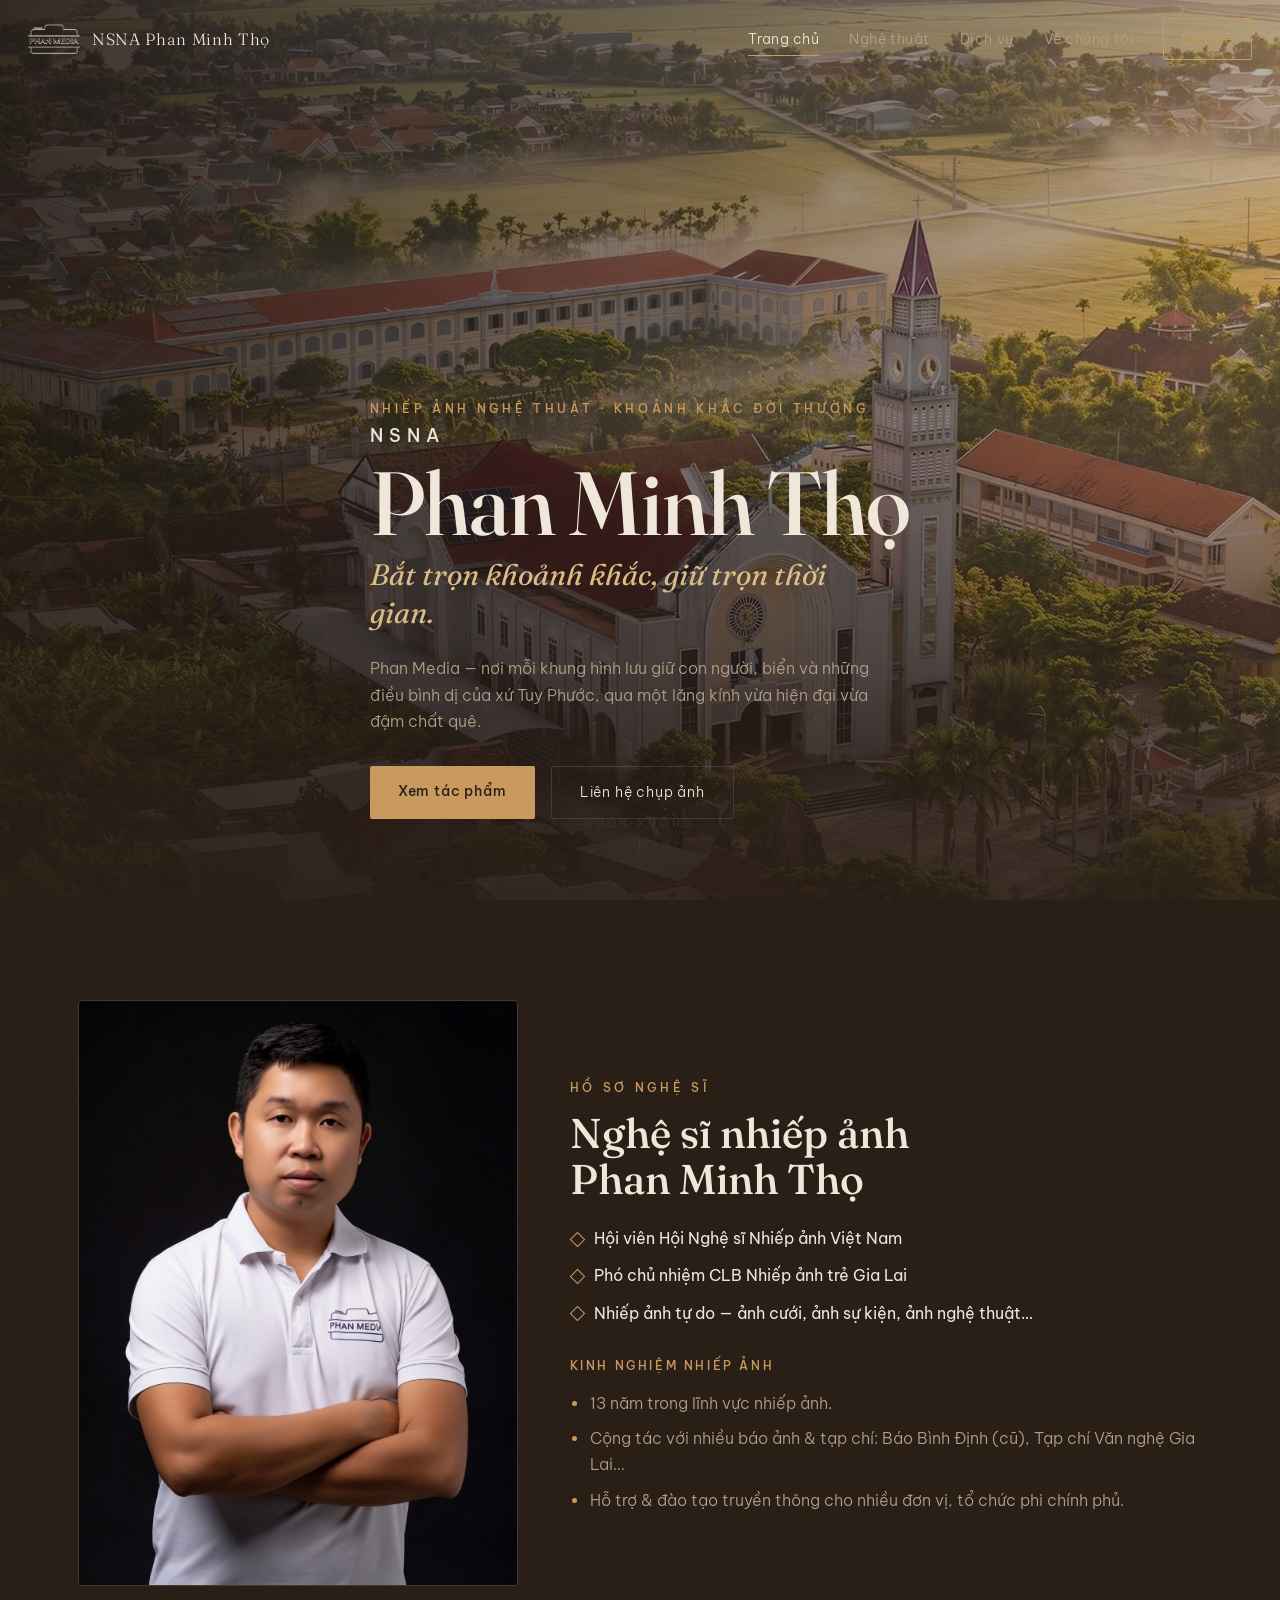
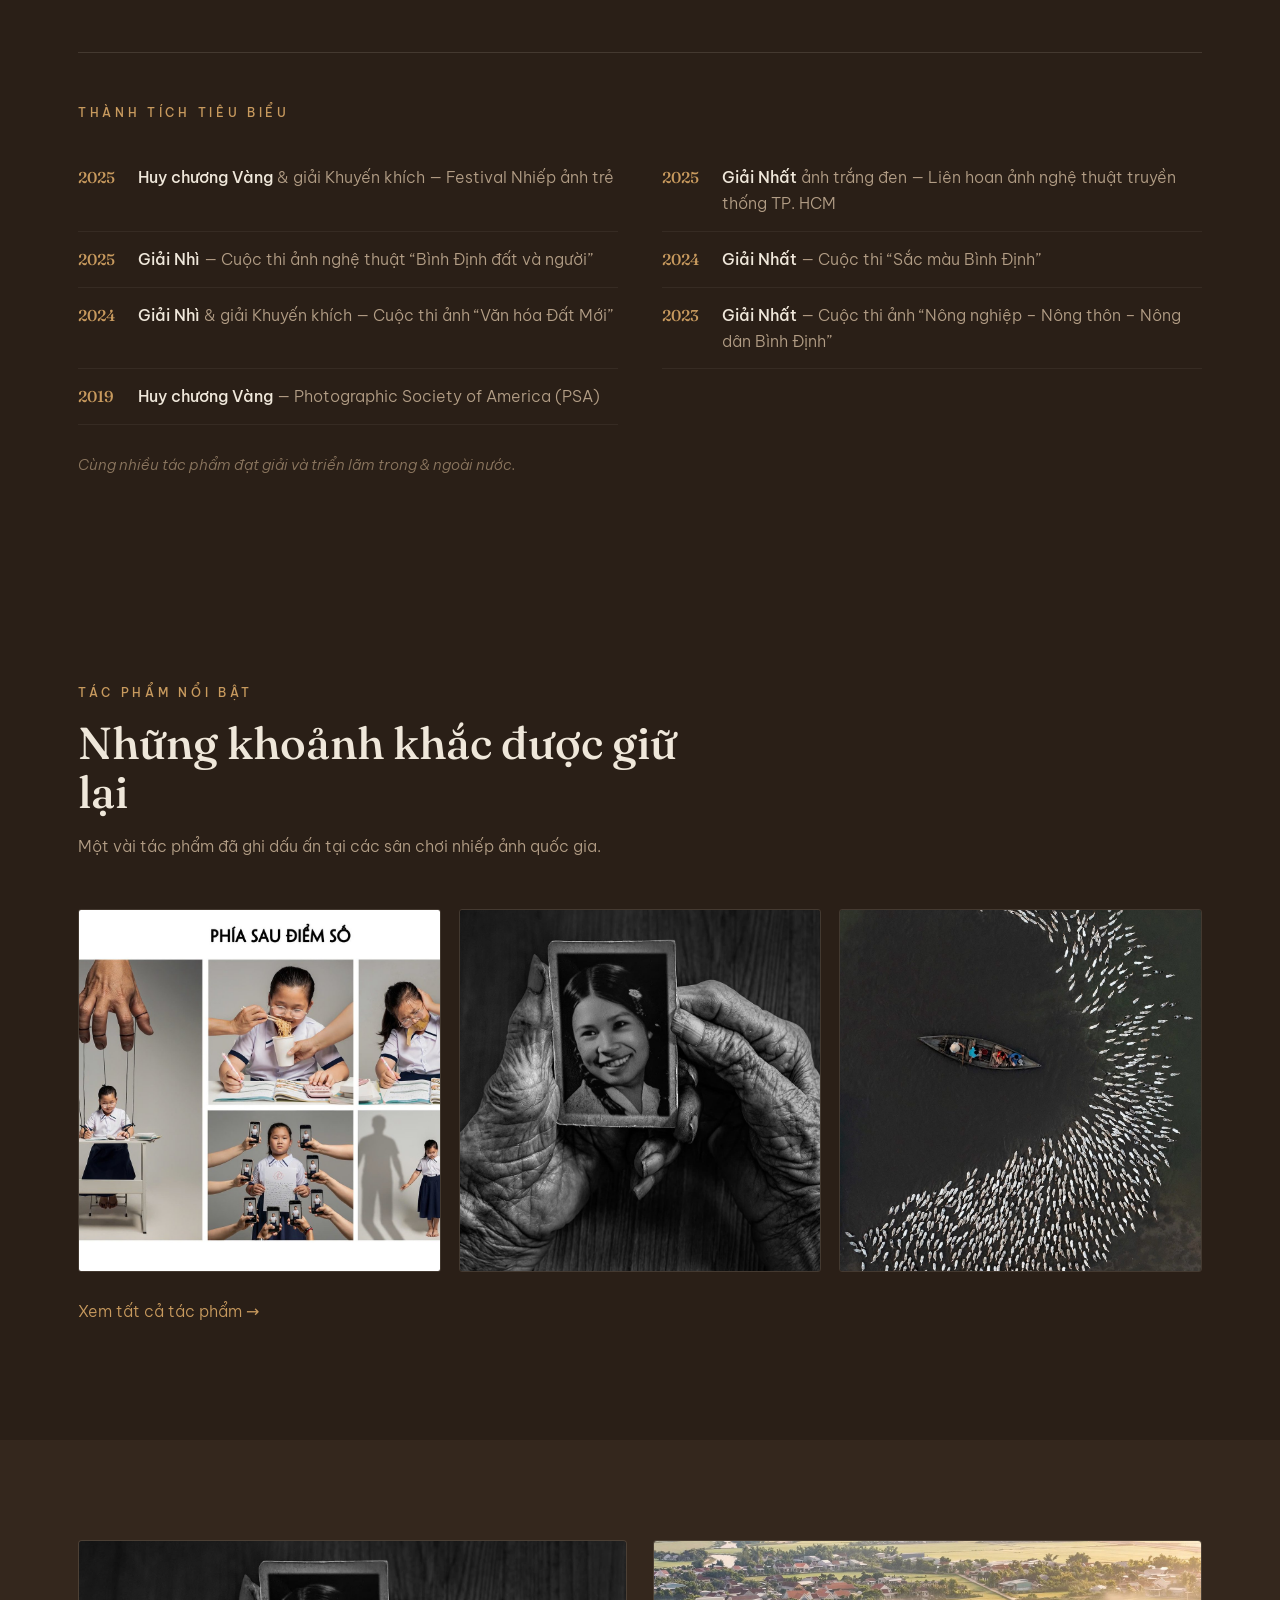
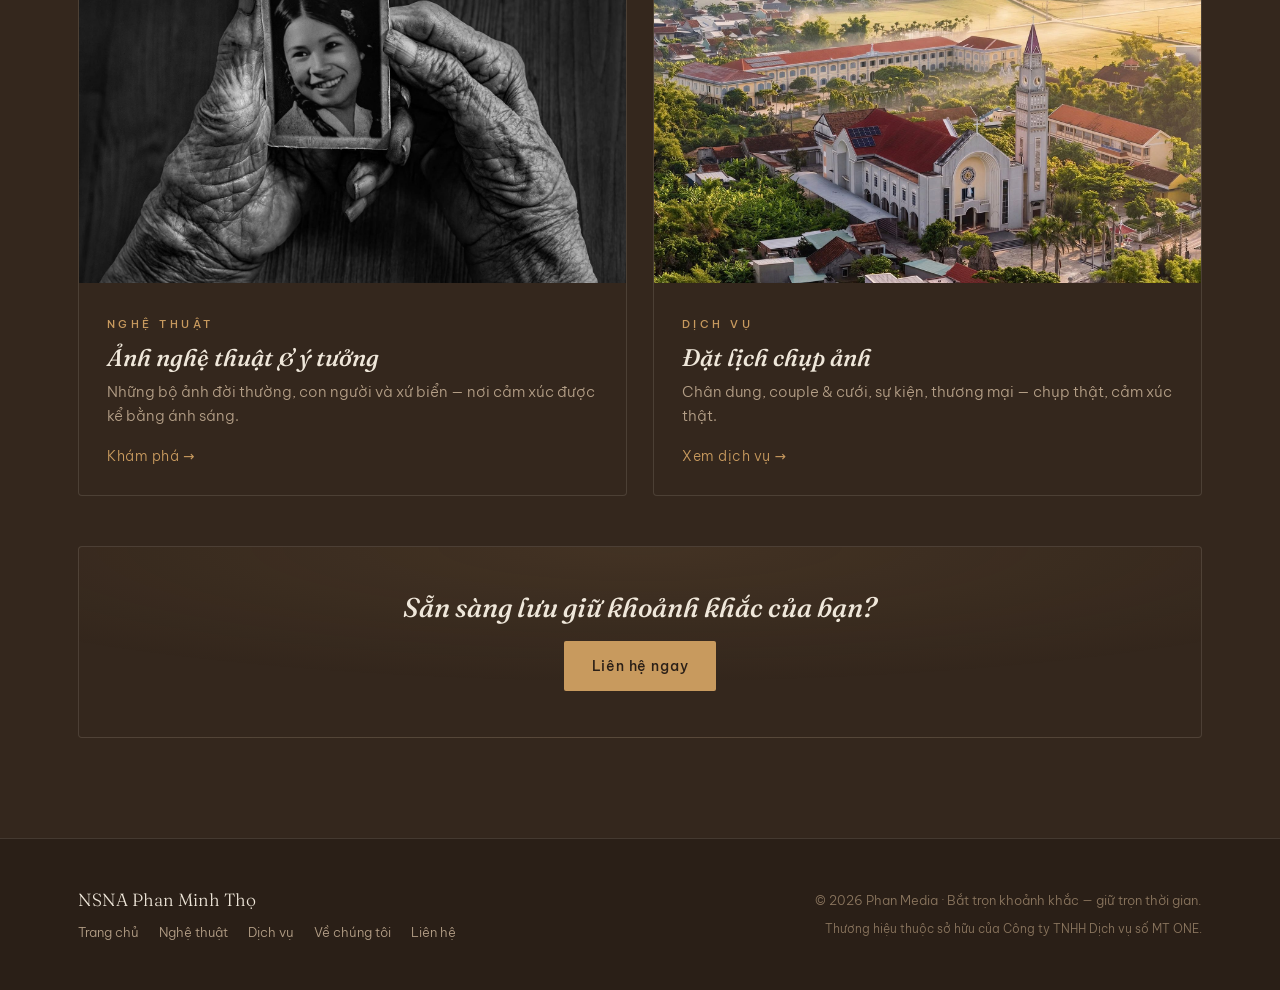
<file: index.html>
<!DOCTYPE html>
<html lang="vi">
<head>
<meta charset="UTF-8" />
<meta name="viewport" content="width=device-width, initial-scale=1.0" />
<title>Trang chủ · NSNA Phan Minh Thọ — Phan Media</title>
<meta name="description" content="NSNA Phan Minh Thọ — Phan Media. Nhiếp ảnh nghệ thuật và dịch vụ chụp ảnh: chân dung, cưới, sự kiện, thương mại. Bắt trọn khoảnh khắc, giữ trọn thời gian." />
<meta property="og:title" content="Trang chủ · NSNA Phan Minh Thọ — Phan Media" />
<meta property="og:description" content="Bắt trọn khoảnh khắc, giữ trọn thời gian." />
<link rel="stylesheet" href="style.css" />
</head>
<body>
<nav class="nav" id="nav">
  <a class="brand" href="index.html">
    <img class="brand-logo" src="logo.png" alt="Phan Media" />
    <span class="brand-name">NSNA Phan Minh Thọ</span>
  </a>
  <div class="nav-links" id="navLinks">
    <a href="index.html" class="active">Trang chủ</a>
    <a href="nghe-thuat.html">Nghệ thuật</a>
    <a href="dich-vu.html">Dịch vụ</a>
    <a href="ve-chung-toi.html">Về chúng tôi</a>
    <a href="lien-he.html" class="nav-cta">Liên hệ</a>
  </div>
  <button class="burger" id="burger" aria-label="Mở menu" aria-expanded="false"><span></span><span></span><span></span></button>
</nav>
<header class="hero" id="top">
  <div class="wrap hero-inner">
    <span class="eyebrow">Nhiếp ảnh nghệ thuật · Khoảnh khắc đời thường</span>
    <h1><span class="nsna">NSNA</span>Phan Minh Thọ</h1>
    <p class="slogan">Bắt trọn khoảnh khắc, giữ trọn thời gian.</p>
    <p class="teaser">Phan Media — nơi mỗi khung hình lưu giữ con người, biển và những điều bình dị của xứ Tuy Phước, qua một lăng kính vừa hiện đại vừa đậm chất quê.</p>
    <div class="hero-actions">
      <a class="btn btn-primary" href="nghe-thuat.html">Xem tác phẩm</a>
      <a class="btn btn-ghost" href="lien-he.html">Liên hệ chụp ảnh</a>
    </div>
  </div>
  <div class="scrollcue">Cuộn xuống</div>
</header>

<section class="section" id="ho-so">
  <div class="wrap">
    <div class="profile reveal">
      <div class="profile-photo">
        <img src="portrait.jpg" alt="Nghệ sĩ nhiếp ảnh Phan Minh Thọ" loading="lazy" />
      </div>
      <div class="profile-body">
        <span class="eyebrow">Hồ sơ nghệ sĩ</span>
        <h2>Nghệ sĩ nhiếp ảnh<br />Phan Minh Thọ</h2>
        <ul class="creds">
          <li>Hội viên Hội Nghệ sĩ Nhiếp ảnh Việt Nam</li>
          <li>Phó chủ nhiệm CLB Nhiếp ảnh trẻ Gia Lai</li>
          <li>Nhiếp ảnh tự do — ảnh cưới, ảnh sự kiện, ảnh nghệ thuật…</li>
        </ul>
        <div class="exp">
          <h4>Kinh nghiệm nhiếp ảnh</h4>
          <ul class="dots">
            <li>13 năm trong lĩnh vực nhiếp ảnh.</li>
            <li>Cộng tác với nhiều báo ảnh &amp; tạp chí: Báo Bình Định (cũ), Tạp chí Văn nghệ Gia Lai…</li>
            <li>Hỗ trợ &amp; đào tạo truyền thông cho nhiều đơn vị, tổ chức phi chính phủ.</li>
          </ul>
        </div>
      </div>
    </div>

    <div class="awards reveal">
      <span class="eyebrow">Thành tích tiêu biểu</span>
      <ul class="awardlist">
        <li><span class="yr">2025</span><span class="aw"><b>Huy chương Vàng</b> &amp; giải Khuyến khích — Festival Nhiếp ảnh trẻ</span></li>
        <li><span class="yr">2025</span><span class="aw"><b>Giải Nhất</b> ảnh trắng đen — Liên hoan ảnh nghệ thuật truyền thống TP. HCM</span></li>
        <li><span class="yr">2025</span><span class="aw"><b>Giải Nhì</b> — Cuộc thi ảnh nghệ thuật “Bình Định đất và người”</span></li>
        <li><span class="yr">2024</span><span class="aw"><b>Giải Nhất</b> — Cuộc thi “Sắc màu Bình Định”</span></li>
        <li><span class="yr">2024</span><span class="aw"><b>Giải Nhì</b> &amp; giải Khuyến khích — Cuộc thi ảnh “Văn hóa Đất Mới”</span></li>
        <li><span class="yr">2023</span><span class="aw"><b>Giải Nhất</b> — Cuộc thi ảnh “Nông nghiệp – Nông thôn – Nông dân Bình Định”</span></li>
        <li><span class="yr">2019</span><span class="aw"><b>Huy chương Vàng</b> — Photographic Society of America (PSA)</span></li>
      </ul>
      <p class="awards-note">Cùng nhiều tác phẩm đạt giải và triển lãm trong &amp; ngoài nước.</p>
    </div>
  </div>
</section>

<section class="section">
  <div class="wrap">
    <div class="section-head reveal">
      <span class="eyebrow">Tác phẩm nổi bật</span>
      <h2>Những khoảnh khắc được giữ lại</h2>
      <p>Một vài tác phẩm đã ghi dấu ấn tại các sân chơi nhiếp ảnh quốc gia.</p>
    </div>
    <div class="strip reveal">
      <a href="nghe-thuat.html"><img src="phia-sau-diem-so.jpg" alt="Phía sau điểm số" loading="lazy" /></a>
      <a href="nghe-thuat.html"><img src="hoai-niem.jpg" alt="Hoài niệm" loading="lazy" /></a>
      <a href="nghe-thuat.html"><img src="hoa-tro-tren-song.jpg" alt="Hoa trổ trên sông" loading="lazy" /></a>
    </div>
    <p style="margin-top:26px"><a class="more" href="nghe-thuat.html" style="color:var(--sand)">Xem tất cả tác phẩm →</a></p>
  </div>
</section>

<section class="section alt">
  <div class="wrap">
    <div class="previews">
      <a class="preview reveal" href="nghe-thuat.html">
        <div class="pimg"><img src="hoai-niem.jpg" alt="Mảng nghệ thuật" loading="lazy" /></div>
        <div class="pbody">
          <span class="eyebrow">Nghệ thuật</span>
          <h3>Ảnh nghệ thuật &amp; ý tưởng</h3>
          <p>Những bộ ảnh đời thường, con người và xứ biển — nơi cảm xúc được kể bằng ánh sáng.</p>
          <span class="more">Khám phá →</span>
        </div>
      </a>
      <a class="preview reveal" href="dich-vu.html">
        <div class="pimg"><img src="hero.jpg" alt="Mảng dịch vụ" loading="lazy" /></div>
        <div class="pbody">
          <span class="eyebrow">Dịch vụ</span>
          <h3>Đặt lịch chụp ảnh</h3>
          <p>Chân dung, couple &amp; cưới, sự kiện, thương mại — chụp thật, cảm xúc thật.</p>
          <span class="more">Xem dịch vụ →</span>
        </div>
      </a>
    </div>

    <div class="cta-band reveal" style="margin-top:50px">
      <h3>Sẵn sàng lưu giữ khoảnh khắc của bạn?</h3>
      <a class="btn btn-primary" href="lien-he.html">Liên hệ ngay</a>
    </div>
  </div>
</section>
<footer class="footer">
  <div class="wrap footer-in">
    <div class="fcol">
      <span class="fb">NSNA Phan Minh Thọ</span>
      <div class="fnav"><a href="index.html">Trang chủ</a><a href="nghe-thuat.html">Nghệ thuật</a><a href="dich-vu.html">Dịch vụ</a><a href="ve-chung-toi.html">Về chúng tôi</a><a href="lien-he.html">Liên hệ</a></div>
    </div>
    <div class="fcol fright">
      <small>© 2026 Phan Media · Bắt trọn khoảnh khắc — giữ trọn thời gian.</small>
      <small class="owner">Thương hiệu thuộc sở hữu của Công ty TNHH Dịch vụ số MT ONE.</small>
    </div>
  </div>
</footer>
<script src="script.js"></script>
</body>
</html>
</file>
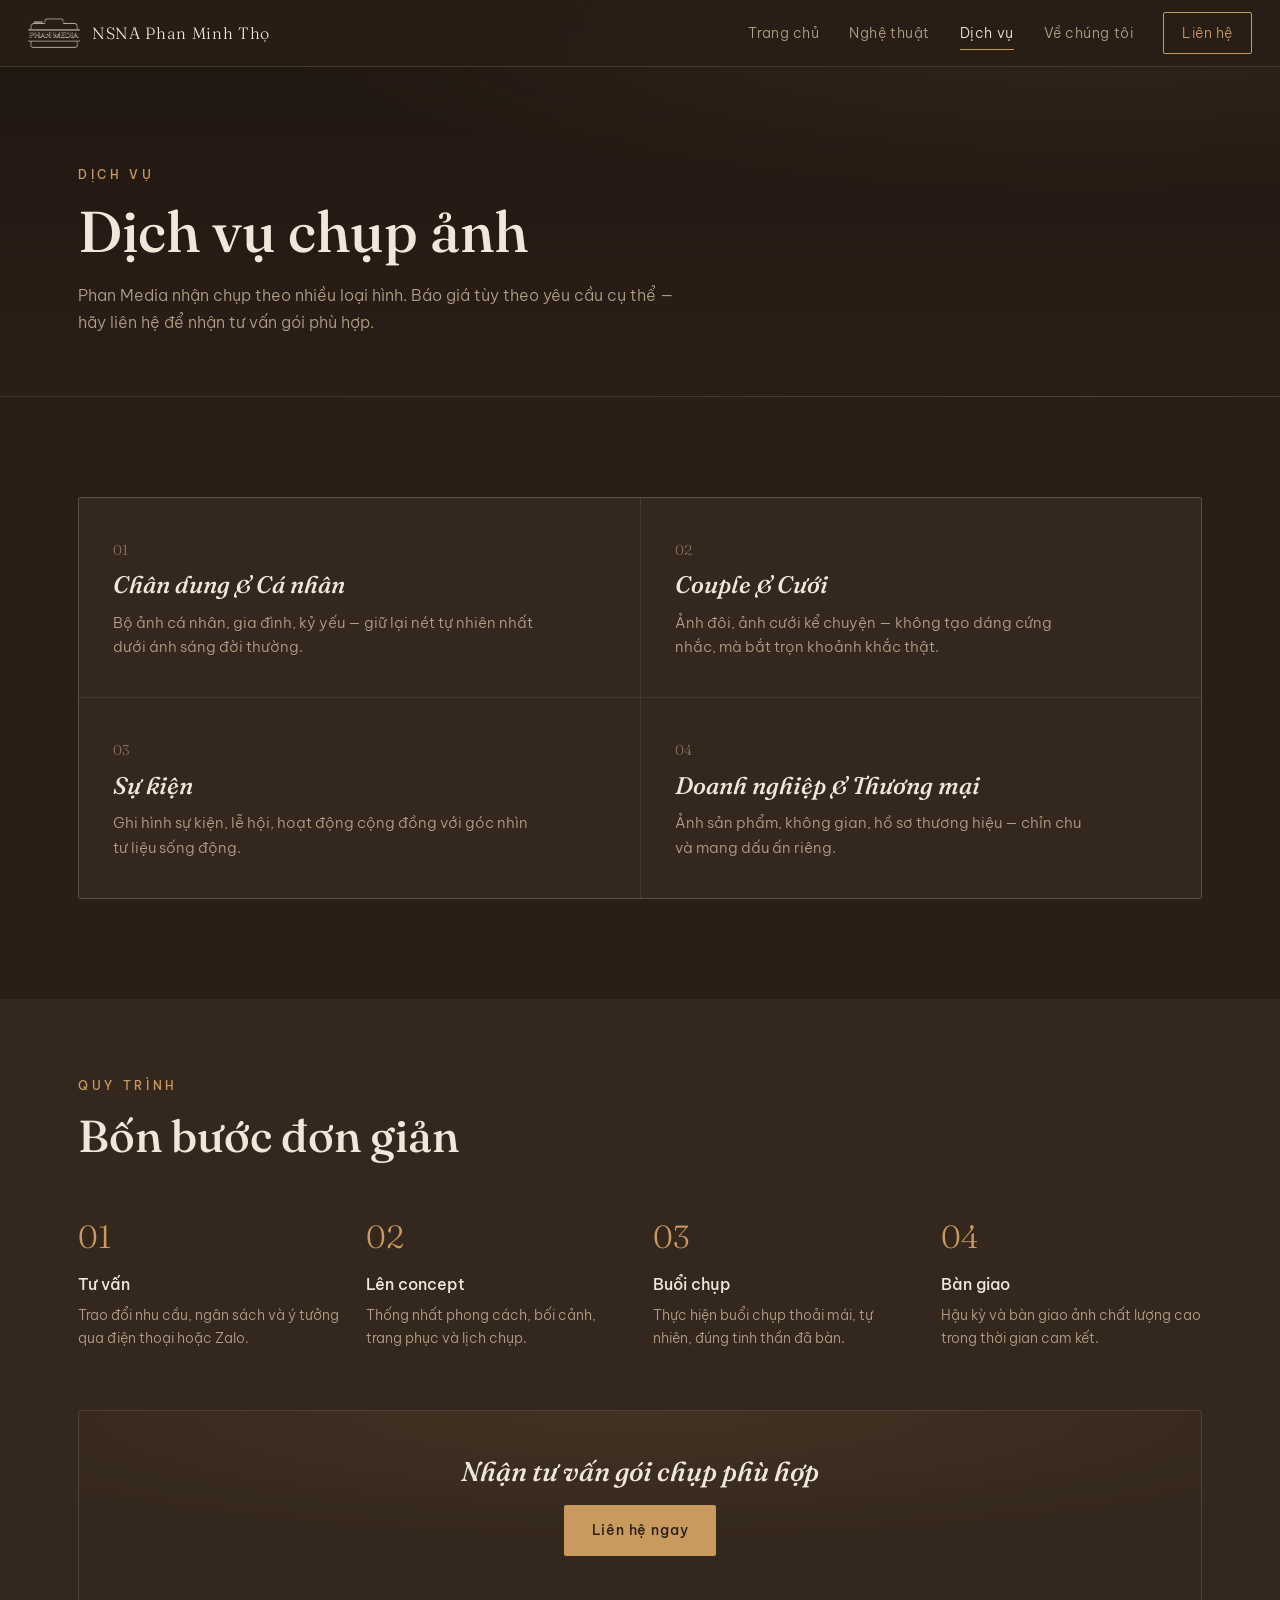
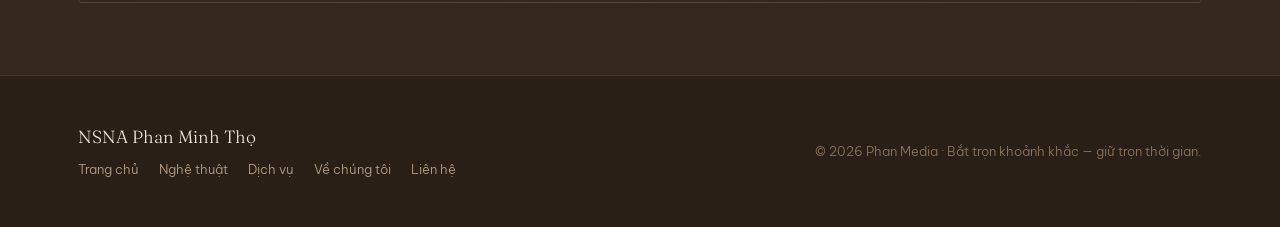
<file: dich-vu.html>
<!DOCTYPE html>
<html lang="vi">
<head>
<meta charset="UTF-8" />
<meta name="viewport" content="width=device-width, initial-scale=1.0" />
<title>Dịch vụ · NSNA Phan Minh Thọ — Phan Media</title>
<meta name="description" content="NSNA Phan Minh Thọ — Phan Media. Nhiếp ảnh nghệ thuật và dịch vụ chụp ảnh: chân dung, cưới, sự kiện, thương mại. Bắt trọn khoảnh khắc, giữ trọn thời gian." />
<meta property="og:title" content="Dịch vụ · NSNA Phan Minh Thọ — Phan Media" />
<meta property="og:description" content="Bắt trọn khoảnh khắc, giữ trọn thời gian." />
<link rel="stylesheet" href="style.css" />
</head>
<body>
<nav class="nav solid" id="nav">
  <a class="brand" href="index.html">
    <img class="brand-logo" src="logo.png" alt="Phan Media" />
    <span class="brand-name">NSNA Phan Minh Thọ</span>
  </a>
  <div class="nav-links" id="navLinks">
    <a href="index.html">Trang chủ</a>
    <a href="nghe-thuat.html">Nghệ thuật</a>
    <a href="dich-vu.html" class="active">Dịch vụ</a>
    <a href="ve-chung-toi.html">Về chúng tôi</a>
    <a href="lien-he.html" class="nav-cta">Liên hệ</a>
  </div>
  <button class="burger" id="burger" aria-label="Mở menu" aria-expanded="false"><span></span><span></span><span></span></button>
</nav>
<header class="page-head">
  <div class="wrap">
    <span class="eyebrow">Dịch vụ</span>
    <h1>Dịch vụ chụp ảnh</h1>
    <p>Phan Media nhận chụp theo nhiều loại hình. Báo giá tùy theo yêu cầu cụ thể — hãy liên hệ để nhận tư vấn gói phù hợp.</p>
  </div>
</header>

<section class="section">
  <div class="wrap">
    <div class="svc-grid">
      <div class="svc reveal"><span class="no">01</span><h3>Chân dung &amp; Cá nhân</h3><p>Bộ ảnh cá nhân, gia đình, kỷ yếu — giữ lại nét tự nhiên nhất dưới ánh sáng đời thường.</p></div>
      <div class="svc reveal"><span class="no">02</span><h3>Couple &amp; Cưới</h3><p>Ảnh đôi, ảnh cưới kể chuyện — không tạo dáng cứng nhắc, mà bắt trọn khoảnh khắc thật.</p></div>
      <div class="svc reveal"><span class="no">03</span><h3>Sự kiện</h3><p>Ghi hình sự kiện, lễ hội, hoạt động cộng đồng với góc nhìn tư liệu sống động.</p></div>
      <div class="svc reveal"><span class="no">04</span><h3>Doanh nghiệp &amp; Thương mại</h3><p>Ảnh sản phẩm, không gian, hồ sơ thương hiệu — chỉn chu và mang dấu ấn riêng.</p></div>
    </div>
  </div>
</section>

<section class="section alt tight">
  <div class="wrap">
    <div class="section-head reveal"><span class="eyebrow">Quy trình</span><h2>Bốn bước đơn giản</h2></div>
    <div class="process">
      <div class="step reveal"><div class="n">01</div><h4>Tư vấn</h4><p>Trao đổi nhu cầu, ngân sách và ý tưởng qua điện thoại hoặc Zalo.</p></div>
      <div class="step reveal"><div class="n">02</div><h4>Lên concept</h4><p>Thống nhất phong cách, bối cảnh, trang phục và lịch chụp.</p></div>
      <div class="step reveal"><div class="n">03</div><h4>Buổi chụp</h4><p>Thực hiện buổi chụp thoải mái, tự nhiên, đúng tinh thần đã bàn.</p></div>
      <div class="step reveal"><div class="n">04</div><h4>Bàn giao</h4><p>Hậu kỳ và bàn giao ảnh chất lượng cao trong thời gian cam kết.</p></div>
    </div>
    <div class="cta-band reveal">
      <h3>Nhận tư vấn gói chụp phù hợp</h3>
      <a class="btn btn-primary" href="lien-he.html">Liên hệ ngay</a>
    </div>
  </div>
</section>
<footer class="footer">
  <div class="wrap footer-in">
    <div class="fcol">
      <span class="fb">NSNA Phan Minh Thọ</span>
      <div class="fnav"><a href="index.html">Trang chủ</a><a href="nghe-thuat.html">Nghệ thuật</a><a href="dich-vu.html">Dịch vụ</a><a href="ve-chung-toi.html">Về chúng tôi</a><a href="lien-he.html">Liên hệ</a></div>
    </div>
    <small>© 2026 Phan Media · Bắt trọn khoảnh khắc — giữ trọn thời gian.</small>
  </div>
</footer>
<script src="script.js"></script>
</body>
</html>
</file>
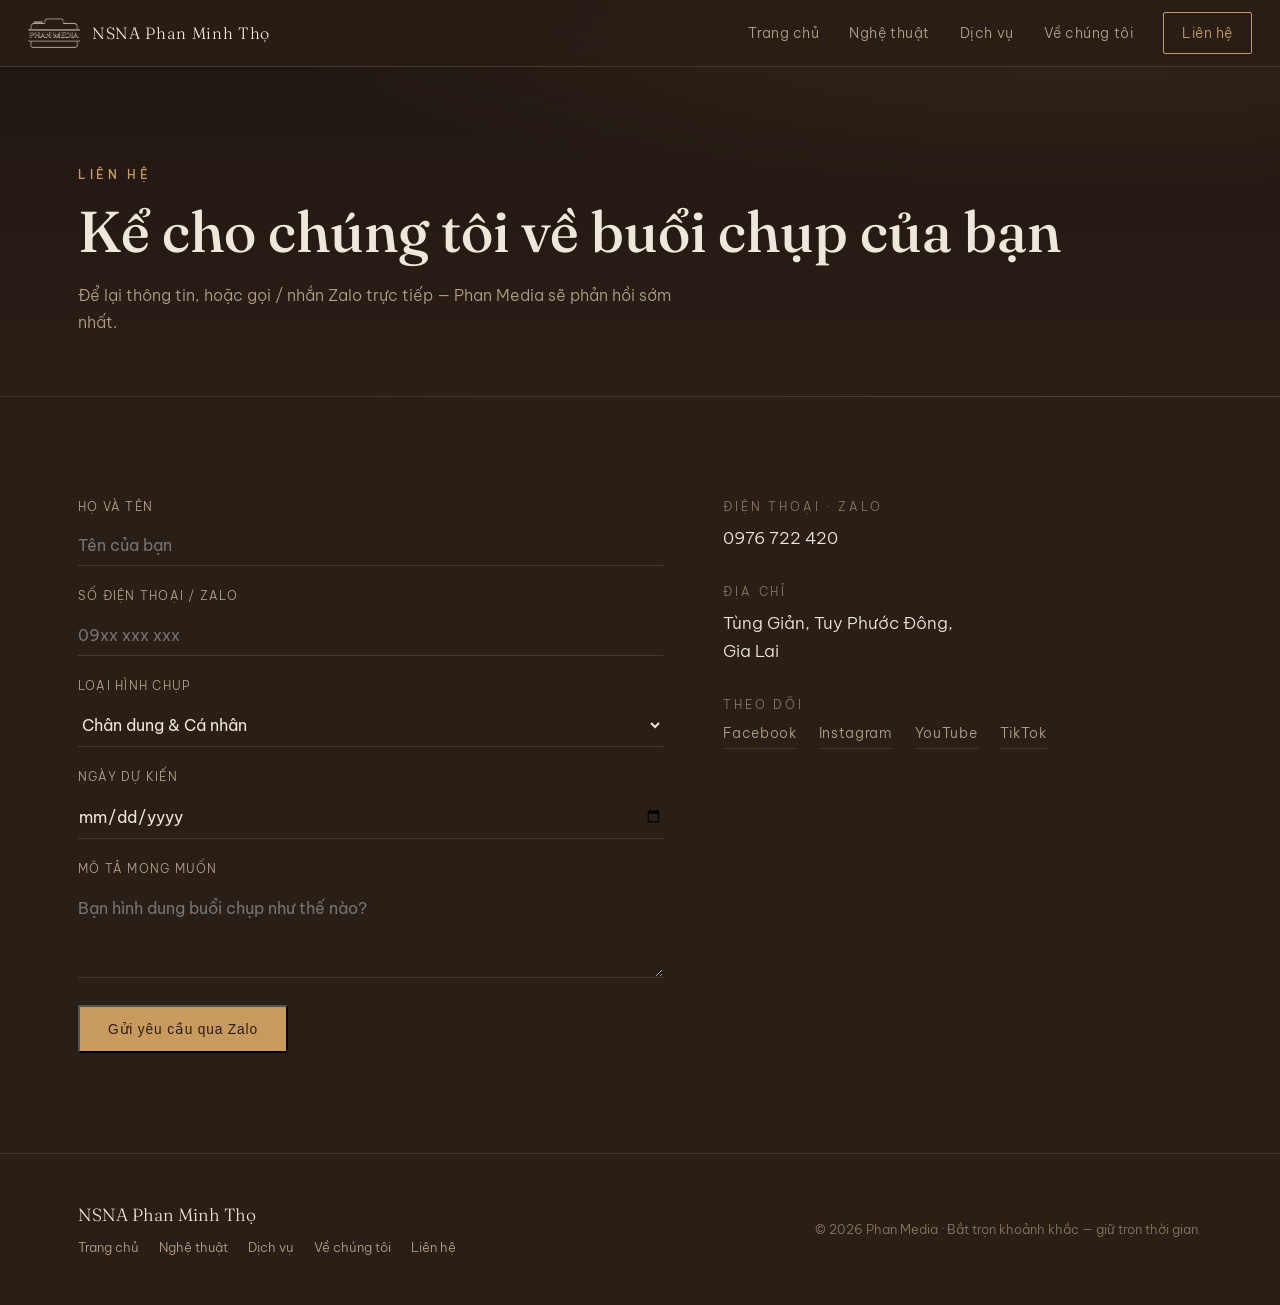
<file: lien-he.html>
<!DOCTYPE html>
<html lang="vi">
<head>
<meta charset="UTF-8" />
<meta name="viewport" content="width=device-width, initial-scale=1.0" />
<title>Liên hệ · NSNA Phan Minh Thọ — Phan Media</title>
<meta name="description" content="NSNA Phan Minh Thọ — Phan Media. Nhiếp ảnh nghệ thuật và dịch vụ chụp ảnh: chân dung, cưới, sự kiện, thương mại. Bắt trọn khoảnh khắc, giữ trọn thời gian." />
<meta property="og:title" content="Liên hệ · NSNA Phan Minh Thọ — Phan Media" />
<meta property="og:description" content="Bắt trọn khoảnh khắc, giữ trọn thời gian." />
<link rel="stylesheet" href="style.css" />
</head>
<body>
<nav class="nav solid" id="nav">
  <a class="brand" href="index.html">
    <img class="brand-logo" src="logo.png" alt="Phan Media" />
    <span class="brand-name">NSNA Phan Minh Thọ</span>
  </a>
  <div class="nav-links" id="navLinks">
    <a href="index.html">Trang chủ</a>
    <a href="nghe-thuat.html">Nghệ thuật</a>
    <a href="dich-vu.html">Dịch vụ</a>
    <a href="ve-chung-toi.html">Về chúng tôi</a>
    <a href="lien-he.html" class="nav-cta active">Liên hệ</a>
  </div>
  <button class="burger" id="burger" aria-label="Mở menu" aria-expanded="false"><span></span><span></span><span></span></button>
</nav>
<header class="page-head">
  <div class="wrap">
    <span class="eyebrow">Liên hệ</span>
    <h1>Kể cho chúng tôi về buổi chụp của bạn</h1>
    <p>Để lại thông tin, hoặc gọi / nhắn Zalo trực tiếp — Phan Media sẽ phản hồi sớm nhất.</p>
  </div>
</header>

<section class="section">
  <div class="wrap">
    <div class="contact-grid">
      <form class="contact-form reveal" id="bookingForm">
        <div class="field"><label for="name">Họ và tên</label><input type="text" id="name" name="name" required placeholder="Tên của bạn" /></div>
        <div class="field"><label for="phone">Số điện thoại / Zalo</label><input type="tel" id="phone" name="phone" required placeholder="09xx xxx xxx" /></div>
        <div class="field"><label for="type">Loại hình chụp</label>
          <select id="type" name="type">
            <option>Chân dung &amp; Cá nhân</option>
            <option>Couple &amp; Cưới</option>
            <option>Sự kiện</option>
            <option>Doanh nghiệp &amp; Thương mại</option>
            <option>Khác</option>
          </select>
        </div>
        <div class="field"><label for="date">Ngày dự kiến</label><input type="date" id="date" name="date" /></div>
        <div class="field"><label for="msg">Mô tả mong muốn</label><textarea id="msg" name="msg" placeholder="Bạn hình dung buổi chụp như thế nào?"></textarea></div>
        <div class="form-actions"><button type="submit" class="btn btn-primary">Gửi yêu cầu qua Zalo</button></div>
      </form>

      <div class="contact-info reveal">
        <div class="info-block"><div class="k">Điện thoại · Zalo</div><div class="v"><a href="tel:0976722420">0976 722 420</a></div></div>
        <div class="info-block"><div class="k">Địa chỉ</div><div class="v">Tùng Giản, Tuy Phước Đông,<br/>Gia Lai</div></div>
        <div class="info-block"><div class="k">Theo dõi</div>
          <div class="socials">
            <a href="https://www.facebook.com/michaelgothi" target="_blank" rel="noopener">Facebook</a>
            <a href="https://www.instagram.com/tho1850/" target="_blank" rel="noopener">Instagram</a>
            <a href="https://www.youtube.com/@PhanMedia_Pro" target="_blank" rel="noopener">YouTube</a>
            <a href="https://www.tiktok.com/@phan_media" target="_blank" rel="noopener">TikTok</a>
          </div>
        </div>
      </div>
    </div>
  </div>
</section>
<footer class="footer">
  <div class="wrap footer-in">
    <div class="fcol">
      <span class="fb">NSNA Phan Minh Thọ</span>
      <div class="fnav"><a href="index.html">Trang chủ</a><a href="nghe-thuat.html">Nghệ thuật</a><a href="dich-vu.html">Dịch vụ</a><a href="ve-chung-toi.html">Về chúng tôi</a><a href="lien-he.html">Liên hệ</a></div>
    </div>
    <small>© 2026 Phan Media · Bắt trọn khoảnh khắc — giữ trọn thời gian.</small>
  </div>
</footer>
<div class="toast" id="toast"></div>
<script src="script.js"></script>
</body>
</html>
</file>
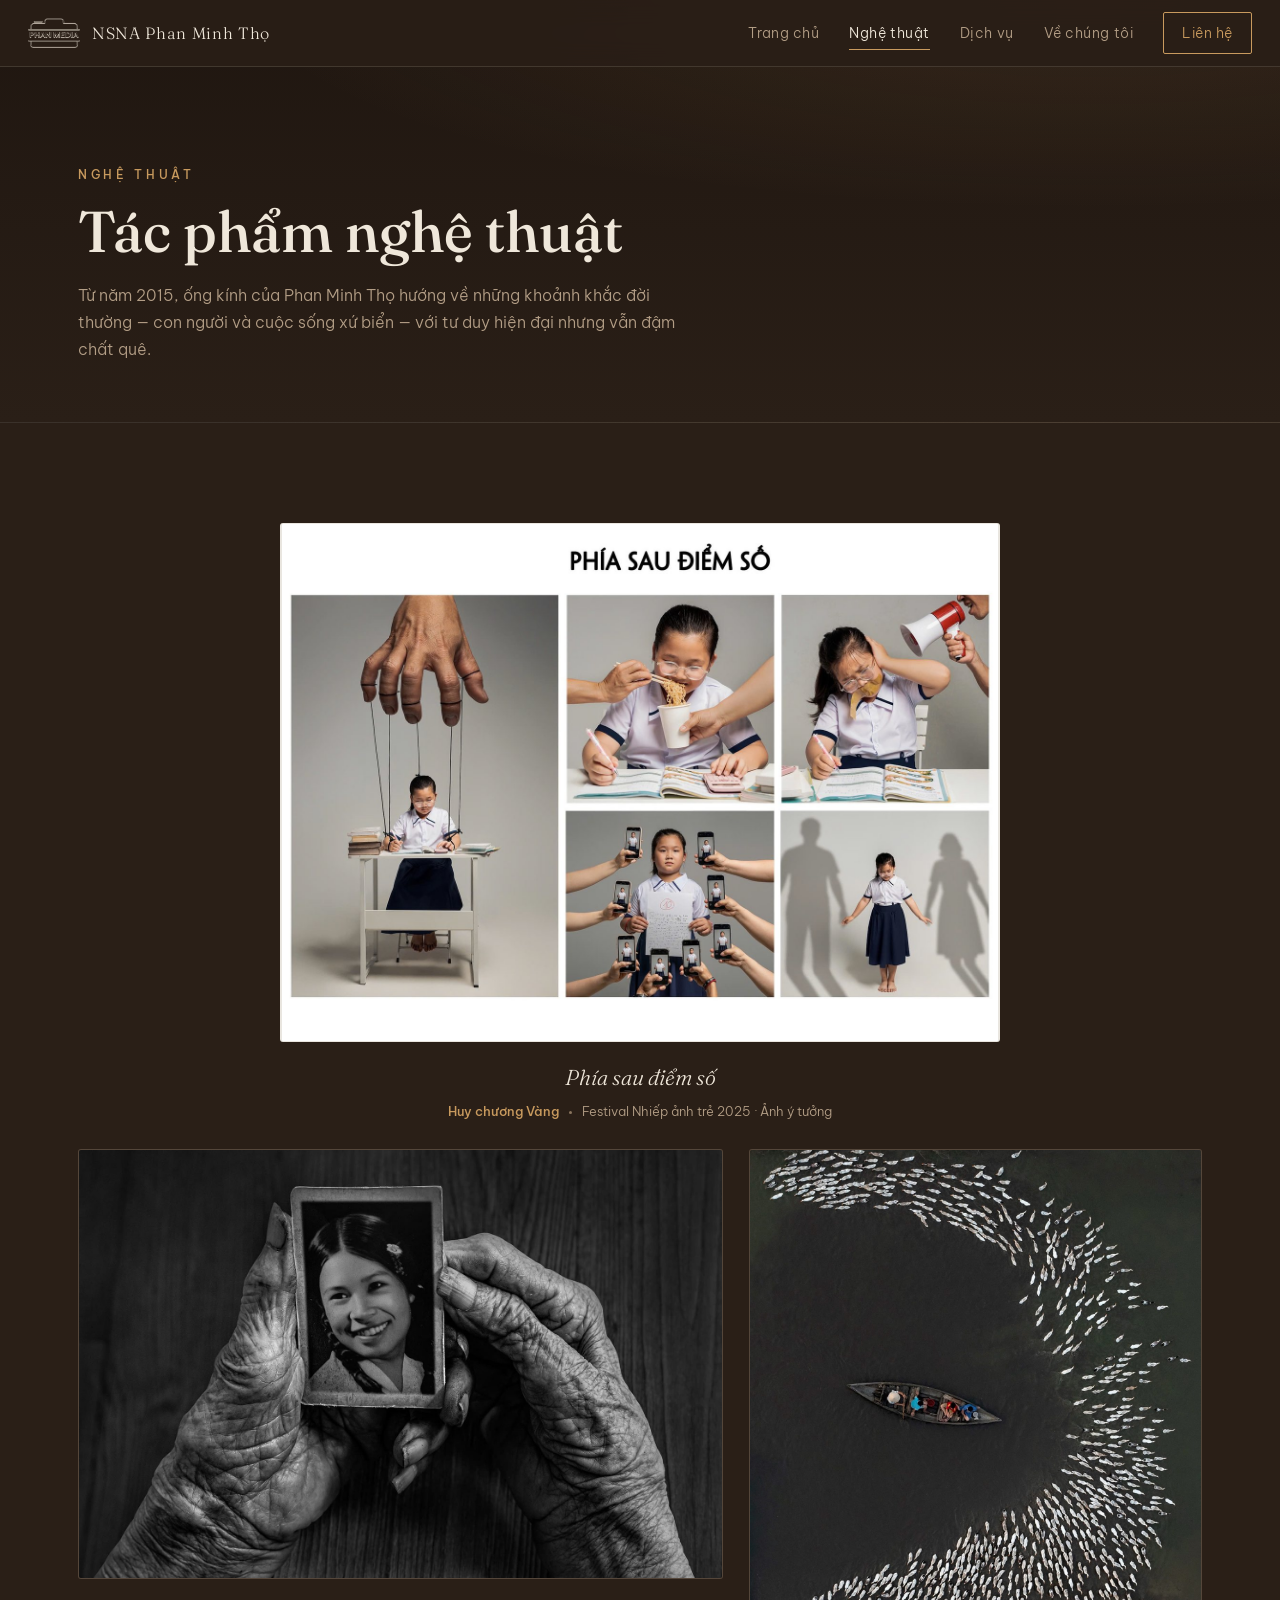
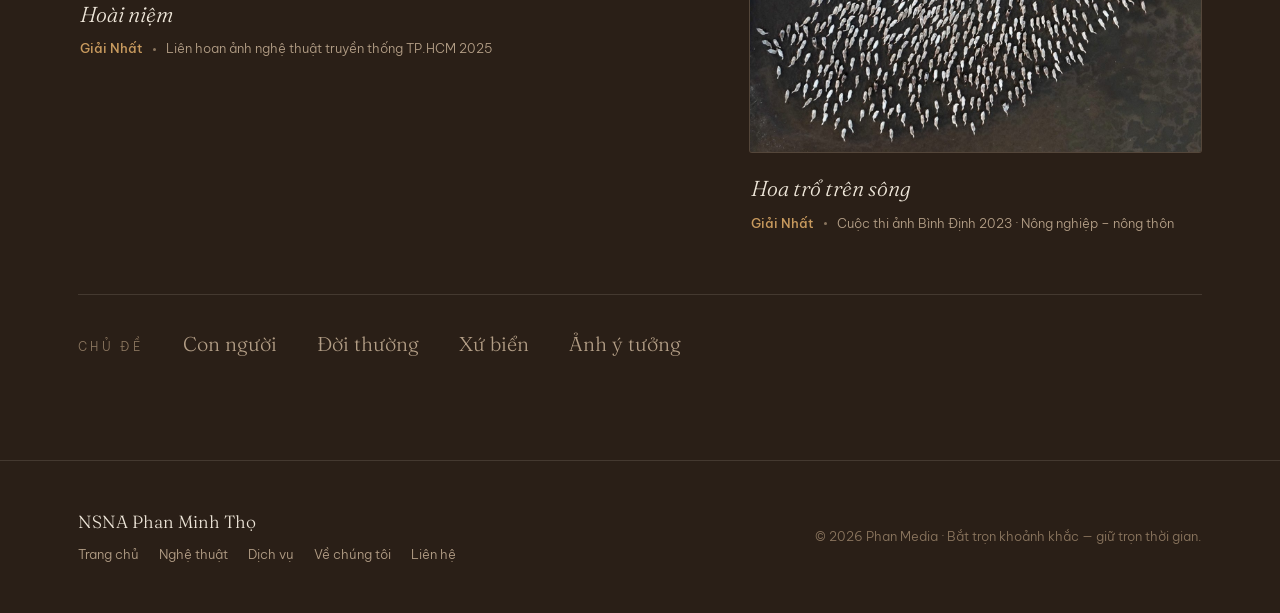
<file: nghe-thuat.html>
<!DOCTYPE html>
<html lang="vi">
<head>
<meta charset="UTF-8" />
<meta name="viewport" content="width=device-width, initial-scale=1.0" />
<title>Nghệ thuật · NSNA Phan Minh Thọ — Phan Media</title>
<meta name="description" content="NSNA Phan Minh Thọ — Phan Media. Nhiếp ảnh nghệ thuật và dịch vụ chụp ảnh: chân dung, cưới, sự kiện, thương mại. Bắt trọn khoảnh khắc, giữ trọn thời gian." />
<meta property="og:title" content="Nghệ thuật · NSNA Phan Minh Thọ — Phan Media" />
<meta property="og:description" content="Bắt trọn khoảnh khắc, giữ trọn thời gian." />
<link rel="stylesheet" href="style.css" />
</head>
<body>
<nav class="nav solid" id="nav">
  <a class="brand" href="index.html">
    <img class="brand-logo" src="logo.png" alt="Phan Media" />
    <span class="brand-name">NSNA Phan Minh Thọ</span>
  </a>
  <div class="nav-links" id="navLinks">
    <a href="index.html">Trang chủ</a>
    <a href="nghe-thuat.html" class="active">Nghệ thuật</a>
    <a href="dich-vu.html">Dịch vụ</a>
    <a href="ve-chung-toi.html">Về chúng tôi</a>
    <a href="lien-he.html" class="nav-cta">Liên hệ</a>
  </div>
  <button class="burger" id="burger" aria-label="Mở menu" aria-expanded="false"><span></span><span></span><span></span></button>
</nav>
<header class="page-head">
  <div class="wrap">
    <span class="eyebrow">Nghệ thuật</span>
    <h1>Tác phẩm nghệ thuật</h1>
    <p>Từ năm 2015, ống kính của Phan Minh Thọ hướng về những khoảnh khắc đời thường — con người và cuộc sống xứ biển — với tư duy hiện đại nhưng vẫn đậm chất quê.</p>
  </div>
</header>

<section class="section">
  <div class="wrap">
    <div class="works">
      <article class="work work-feature reveal">
        <div class="ph"><img src="phia-sau-diem-so.jpg" alt="Tác phẩm Phía sau điểm số" loading="lazy" /></div>
        <div class="work-cap">
          <div class="t">Phía sau điểm số</div>
          <div class="m"><span class="award">Huy chương Vàng</span><span class="dot"></span><span>Festival Nhiếp ảnh trẻ 2025 · Ảnh ý tưởng</span></div>
        </div>
      </article>

      <article class="work work-wide reveal">
        <div class="ph"><img src="hoai-niem.jpg" alt="Tác phẩm Hoài niệm" loading="lazy" /></div>
        <div class="work-cap">
          <div class="t">Hoài niệm</div>
          <div class="m"><span class="award">Giải Nhất</span><span class="dot"></span><span>Liên hoan ảnh nghệ thuật truyền thống TP.HCM 2025</span></div>
        </div>
      </article>

      <article class="work work-tall reveal">
        <div class="ph"><img src="hoa-tro-tren-song.jpg" alt="Tác phẩm Hoa trổ trên sông" loading="lazy" /></div>
        <div class="work-cap">
          <div class="t">Hoa trổ trên sông</div>
          <div class="m"><span class="award">Giải Nhất</span><span class="dot"></span><span>Cuộc thi ảnh Bình Định 2023 · Nông nghiệp – nông thôn</span></div>
        </div>
      </article>
    </div>

    <div class="cats reveal">
      <span class="lbl">Chủ đề</span>
      <span class="it">Con người</span>
      <span class="it">Đời thường</span>
      <span class="it">Xứ biển</span>
      <span class="it">Ảnh ý tưởng</span>
    </div>
  </div>
</section>
<footer class="footer">
  <div class="wrap footer-in">
    <div class="fcol">
      <span class="fb">NSNA Phan Minh Thọ</span>
      <div class="fnav"><a href="index.html">Trang chủ</a><a href="nghe-thuat.html">Nghệ thuật</a><a href="dich-vu.html">Dịch vụ</a><a href="ve-chung-toi.html">Về chúng tôi</a><a href="lien-he.html">Liên hệ</a></div>
    </div>
    <small>© 2026 Phan Media · Bắt trọn khoảnh khắc — giữ trọn thời gian.</small>
  </div>
</footer>
<script src="script.js"></script>
</body>
</html>
</file>
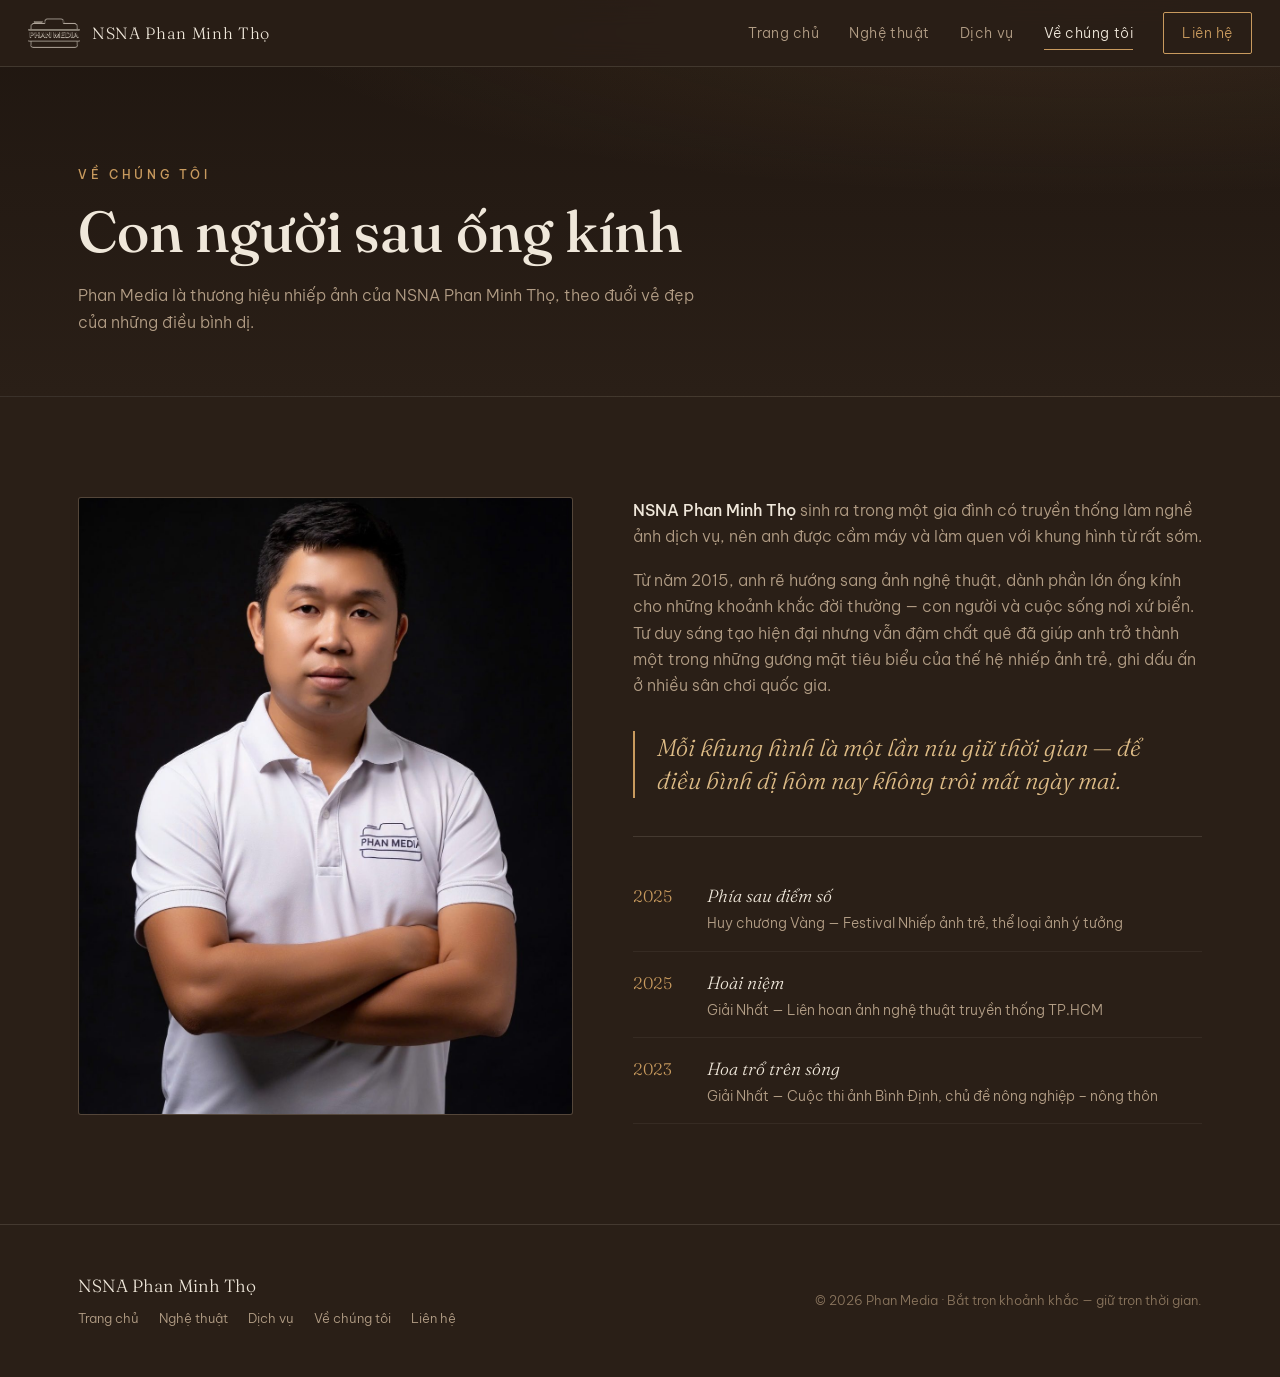
<file: ve-chung-toi.html>
<!DOCTYPE html>
<html lang="vi">
<head>
<meta charset="UTF-8" />
<meta name="viewport" content="width=device-width, initial-scale=1.0" />
<title>Về chúng tôi · NSNA Phan Minh Thọ — Phan Media</title>
<meta name="description" content="NSNA Phan Minh Thọ — Phan Media. Nhiếp ảnh nghệ thuật và dịch vụ chụp ảnh: chân dung, cưới, sự kiện, thương mại. Bắt trọn khoảnh khắc, giữ trọn thời gian." />
<meta property="og:title" content="Về chúng tôi · NSNA Phan Minh Thọ — Phan Media" />
<meta property="og:description" content="Bắt trọn khoảnh khắc, giữ trọn thời gian." />
<link rel="stylesheet" href="style.css" />
</head>
<body>
<nav class="nav solid" id="nav">
  <a class="brand" href="index.html">
    <img class="brand-logo" src="logo.png" alt="Phan Media" />
    <span class="brand-name">NSNA Phan Minh Thọ</span>
  </a>
  <div class="nav-links" id="navLinks">
    <a href="index.html">Trang chủ</a>
    <a href="nghe-thuat.html">Nghệ thuật</a>
    <a href="dich-vu.html">Dịch vụ</a>
    <a href="ve-chung-toi.html" class="active">Về chúng tôi</a>
    <a href="lien-he.html" class="nav-cta">Liên hệ</a>
  </div>
  <button class="burger" id="burger" aria-label="Mở menu" aria-expanded="false"><span></span><span></span><span></span></button>
</nav>
<header class="page-head">
  <div class="wrap">
    <span class="eyebrow">Về chúng tôi</span>
    <h1>Con người sau ống kính</h1>
    <p>Phan Media là thương hiệu nhiếp ảnh của NSNA Phan Minh Thọ, theo đuổi vẻ đẹp của những điều bình dị.</p>
  </div>
</header>

<section class="section">
  <div class="wrap">
    <div class="about-grid">
      <div class="about-portrait reveal">
        <div class="ph"><img src="chan-dung.jpg" alt="Chân dung NSNA Phan Minh Thọ" loading="lazy" /></div>
      </div>
      <div class="about-body reveal">
        <p><strong>NSNA Phan Minh Thọ</strong> sinh ra trong một gia đình có truyền thống làm nghề ảnh dịch vụ, nên anh được cầm máy và làm quen với khung hình từ rất sớm.</p>
        <p>Từ năm 2015, anh rẽ hướng sang ảnh nghệ thuật, dành phần lớn ống kính cho những khoảnh khắc đời thường — con người và cuộc sống nơi xứ biển. Tư duy sáng tạo hiện đại nhưng vẫn đậm chất quê đã giúp anh trở thành một trong những gương mặt tiêu biểu của thế hệ nhiếp ảnh trẻ, ghi dấu ấn ở nhiều sân chơi quốc gia.</p>
        <blockquote class="quote">Mỗi khung hình là một lần níu giữ thời gian — để điều bình dị hôm nay không trôi mất ngày mai.</blockquote>
        <ul class="awards-list">
          <li><span class="yr">2025</span><div class="d"><div class="nm">Phía sau điểm số</div><div class="ds">Huy chương Vàng — Festival Nhiếp ảnh trẻ, thể loại ảnh ý tưởng</div></div></li>
          <li><span class="yr">2025</span><div class="d"><div class="nm">Hoài niệm</div><div class="ds">Giải Nhất — Liên hoan ảnh nghệ thuật truyền thống TP.HCM</div></div></li>
          <li><span class="yr">2023</span><div class="d"><div class="nm">Hoa trổ trên sông</div><div class="ds">Giải Nhất — Cuộc thi ảnh Bình Định, chủ đề nông nghiệp – nông thôn</div></div></li>
        </ul>
      </div>
    </div>
  </div>
</section>
<footer class="footer">
  <div class="wrap footer-in">
    <div class="fcol">
      <span class="fb">NSNA Phan Minh Thọ</span>
      <div class="fnav"><a href="index.html">Trang chủ</a><a href="nghe-thuat.html">Nghệ thuật</a><a href="dich-vu.html">Dịch vụ</a><a href="ve-chung-toi.html">Về chúng tôi</a><a href="lien-he.html">Liên hệ</a></div>
    </div>
    <small>© 2026 Phan Media · Bắt trọn khoảnh khắc — giữ trọn thời gian.</small>
  </div>
</footer>
<script src="script.js"></script>
</body>
</html>
</file>
<file: style.css>
/* ============================================================
   Phan Media — NSNA Phan Minh Thọ
   Shared stylesheet (dark earth gallery)
   ============================================================ */
@import url('https://fonts.googleapis.com/css2?family=Fraunces:ital,opsz,wght@0,9..144,400;0,9..144,500;0,9..144,600;1,9..144,400&family=Be+Vietnam+Pro:wght@300;400;500;600&display=swap');

:root{
  --ink:#2a1f17;        /* nền nâu đất trầm (Thổ) */
  --ink-2:#34271d;      /* panel nâu */
  --ink-3:#3d2e22;      /* khung ảnh */
  --bone:#efe7da;       /* chữ chính - trắng kem */
  --muted:#b39e86;      /* chữ phụ */
  --muted-2:#8a755e;    /* chữ rất phụ */
  --sand:#c89a5e;       /* nhấn vàng đất */
  --sand-soft:#ddbb86;
  --line:rgba(239,231,218,0.13);
  --line-2:rgba(239,231,218,0.06);
  --maxw:1180px;
  --ease:cubic-bezier(.2,.7,.2,1);
}

*{box-sizing:border-box;}
html{scroll-behavior:smooth;}
body{
  margin:0;background:var(--ink);color:var(--bone);
  font-family:"Be Vietnam Pro",system-ui,"Segoe UI",sans-serif;
  font-weight:300;line-height:1.65;-webkit-font-smoothing:antialiased;overflow-x:hidden;
}
img{max-width:100%;display:block;}
a{color:inherit;text-decoration:none;}
.wrap{max-width:var(--maxw);margin:0 auto;padding:0 28px;}
.eyebrow{font-size:.72rem;letter-spacing:.32em;text-transform:uppercase;color:var(--sand);font-weight:500;}
h1,h2,h3{font-family:"Fraunces",Georgia,serif;font-weight:500;line-height:1.1;margin:0;}

/* ---------------- NAV ---------------- */
.nav{
  position:fixed;top:0;left:0;right:0;z-index:50;
  display:flex;align-items:center;justify-content:space-between;padding:18px 28px;
  transition:background .4s var(--ease),padding .4s var(--ease),border-color .4s var(--ease);
  border-bottom:1px solid transparent;
}
.nav.scrolled,.nav.solid{
  background:rgba(42,31,23,.9);backdrop-filter:blur(12px);
  padding:12px 28px;border-bottom:1px solid var(--line);
}
.brand{display:flex;align-items:center;gap:12px;font-family:"Fraunces",serif;font-size:1.02rem;letter-spacing:.04em;}
.brand-logo{height:30px;width:auto;display:block;}
.brand-name{color:var(--bone);}          /* tất cả một màu trắng kem */
.brand-name b{color:var(--bone);font-weight:600;}
.nav-links{display:flex;gap:30px;align-items:center;}
.nav-links a{font-size:.85rem;letter-spacing:.04em;color:var(--muted);transition:color .25s;position:relative;}
.nav-links a:hover{color:var(--bone);}
.nav-links a.active{color:var(--bone);}
.nav-links a.active::after{
  content:"";position:absolute;left:0;right:0;bottom:-6px;height:1px;background:var(--sand);
}
.nav-cta{
  border:1px solid var(--sand);color:var(--sand)!important;padding:9px 18px;border-radius:2px;
  font-size:.8rem;letter-spacing:.06em;transition:background .25s,color .25s;
}
.nav-cta:hover{background:var(--sand);color:var(--ink)!important;}
.nav-cta.active::after{display:none;}
.burger{display:none;background:none;border:0;cursor:pointer;padding:8px;z-index:60;}
.burger span{display:block;width:24px;height:1.5px;background:var(--bone);margin:5px 0;transition:.3s;}

/* ---------------- BUTTONS ---------------- */
.btn{display:inline-block;padding:14px 28px;border-radius:2px;font-size:.86rem;letter-spacing:.06em;transition:.25s var(--ease);cursor:pointer;}
.btn-primary{background:var(--sand);color:var(--ink);font-weight:500;}
.btn-primary:hover{background:var(--sand-soft);transform:translateY(-2px);}
.btn-ghost{border:1px solid var(--line);color:var(--bone);}
.btn-ghost:hover{border-color:var(--bone);transform:translateY(-2px);}

/* ---------------- HOME HERO ---------------- */
.hero{
  position:relative;min-height:100vh;display:flex;align-items:flex-end;padding:0 0 9vh;
  background:linear-gradient(105deg,rgba(28,20,14,.86) 0%,rgba(28,20,14,.5) 46%,rgba(28,20,14,.12) 100%),
             url('hero.jpg') center/cover no-repeat;
}
.hero::after{content:"";position:absolute;inset:0;pointer-events:none;
  background:linear-gradient(180deg,rgba(42,31,23,.15) 0%,rgba(42,31,23,.02) 40%,rgba(42,31,23,.9) 100%);}
.hero-inner{position:relative;z-index:2;}
.hero h1{font-size:clamp(2.6rem,7vw,5.6rem);font-weight:500;letter-spacing:-.01em;margin:.4rem 0 .2rem;color:var(--bone);}
.hero h1 .nsna{display:block;font-family:"Be Vietnam Pro",sans-serif;font-style:normal;
  font-size:.2em;letter-spacing:.34em;font-weight:500;color:var(--bone);margin-bottom:.5rem;}
.hero .slogan{font-family:"Fraunces",serif;font-style:italic;font-weight:400;
  font-size:clamp(1.2rem,2.6vw,1.85rem);color:var(--sand-soft);max-width:24ch;line-height:1.3;margin:.2rem 0 1.4rem;}
.hero p.teaser{color:var(--muted);max-width:46ch;font-size:1rem;margin:0 0 2rem;}
.hero-actions{display:flex;gap:16px;flex-wrap:wrap;}
.scrollcue{position:absolute;bottom:26px;left:50%;transform:translateX(-50%);color:var(--muted-2);
  font-size:.7rem;letter-spacing:.3em;text-transform:uppercase;display:flex;flex-direction:column;align-items:center;gap:8px;}
.scrollcue::after{content:"";width:1px;height:34px;background:linear-gradient(var(--sand),transparent);}

/* ---------------- PAGE HEADER (sub-pages) ---------------- */
.page-head{
  position:relative;padding:160px 0 60px;
  background:radial-gradient(120% 90% at 85% 0%,rgba(200,154,94,.12),transparent 55%),
             linear-gradient(180deg,#1f1610 0%,#2a1f17 100%);
  border-bottom:1px solid var(--line);
}
.page-head h1{font-size:clamp(2.2rem,5vw,3.6rem);margin:14px 0 0;color:var(--bone);}
.page-head p{color:var(--muted);max-width:56ch;margin:18px 0 0;font-size:1.02rem;}

/* ---------------- SECTION SHELL ---------------- */
.section{padding:100px 0;}
.section.tight{padding:72px 0;}
.section-head{max-width:640px;margin-bottom:50px;}
.section-head h2{font-size:clamp(1.8rem,4vw,2.8rem);margin:14px 0 0;}
.section-head p{color:var(--muted);margin:16px 0 0;}
.alt{background:var(--ink-2);}

/* ---------------- WORKS / GALLERY ---------------- */
.works{display:grid;grid-template-columns:repeat(12,1fr);gap:26px;}
.work{position:relative;}
.work-feature{grid-column:span 12;max-width:720px;margin-inline:auto;text-align:center;}
.work-wide{grid-column:span 7;}
.work-tall{grid-column:span 5;}
.ph{position:relative;width:100%;overflow:hidden;border-radius:3px;background:var(--ink-3);border:1px solid var(--line);}
.ph img{width:100%;height:100%;object-fit:cover;display:block;transition:transform .9s var(--ease);}
.work:hover .ph img{transform:scale(1.03);}
.work-feature .ph{aspect-ratio:2048/1474;background:#e9e6e0;}
.work-feature .ph img{object-fit:contain;}
.work-wide .ph{aspect-ratio:3/2;}
.work-tall .ph{aspect-ratio:3/4;}
.work-cap{padding:18px 2px 0;}
.work-cap .t{font-family:"Fraunces",serif;font-size:1.35rem;font-style:italic;color:var(--bone);}
.work-cap .m{margin-top:6px;font-size:.82rem;color:var(--muted);display:flex;gap:10px;align-items:center;flex-wrap:wrap;}
.work-feature .work-cap .m{justify-content:center;}
.award{color:var(--sand);font-weight:500;}
.dot{width:3px;height:3px;border-radius:50%;background:var(--muted-2);}
.cats{margin-top:60px;padding-top:32px;border-top:1px solid var(--line);display:flex;gap:14px 40px;flex-wrap:wrap;align-items:baseline;}
.cats .lbl{font-size:.74rem;letter-spacing:.28em;text-transform:uppercase;color:var(--muted-2);}
.cats span.it{font-family:"Fraunces",serif;font-size:1.25rem;color:var(--muted);}

/* ---------------- PREVIEW CARDS (home) ---------------- */
.previews{display:grid;grid-template-columns:1fr 1fr;gap:26px;}
.preview{display:block;border:1px solid var(--line);border-radius:4px;overflow:hidden;background:var(--ink-2);transition:transform .3s var(--ease),border-color .3s;}
.preview:hover{transform:translateY(-4px);border-color:var(--sand);}
.preview .pimg{aspect-ratio:16/10;overflow:hidden;}
.preview .pimg img{width:100%;height:100%;object-fit:cover;transition:transform .9s var(--ease);}
.preview:hover .pimg img{transform:scale(1.04);}
.preview .pbody{padding:26px 28px;}
.preview .pbody .eyebrow{font-size:.68rem;}
.preview .pbody h3{font-size:1.5rem;margin:10px 0 8px;font-style:italic;}
.preview .pbody p{color:var(--muted);font-size:.92rem;margin:0 0 14px;}
.preview .more{color:var(--sand);font-size:.85rem;letter-spacing:.04em;}

/* feature strip (home) */
.strip{display:grid;grid-template-columns:repeat(3,1fr);gap:18px;margin-top:14px;}
.strip a{position:relative;display:block;aspect-ratio:1/1;overflow:hidden;border-radius:3px;border:1px solid var(--line);}
.strip img{width:100%;height:100%;object-fit:cover;transition:transform .9s var(--ease);}
.strip a:hover img{transform:scale(1.05);}

/* ---------------- ABOUT ---------------- */
.about-grid{display:grid;grid-template-columns:1fr 1.15fr;gap:60px;align-items:start;}
.about-portrait .ph{aspect-ratio:4/5;}
.about-body p{color:var(--muted);margin:0 0 1.1rem;max-width:56ch;}
.about-body p strong{color:var(--bone);font-weight:500;}
.quote{font-family:"Fraunces",serif;font-style:italic;font-size:1.5rem;line-height:1.4;color:var(--sand-soft);
  border-left:2px solid var(--sand);padding-left:22px;margin:32px 0;max-width:34ch;}
.awards-list{list-style:none;margin:38px 0 0;padding:28px 0 0;border-top:1px solid var(--line);}
.awards-list li{display:flex;gap:20px;padding:16px 0;border-bottom:1px solid var(--line-2);align-items:baseline;}
.awards-list .yr{font-family:"Fraunces",serif;color:var(--sand);font-size:1.05rem;min-width:54px;}
.awards-list .d .nm{font-style:italic;font-family:"Fraunces",serif;color:var(--bone);font-size:1.1rem;}
.awards-list .d .ds{font-size:.85rem;color:var(--muted);margin-top:2px;}

/* ---------------- SERVICES ---------------- */
.svc-grid{display:grid;grid-template-columns:repeat(2,1fr);gap:1px;background:var(--line);border:1px solid var(--line);border-radius:3px;overflow:hidden;}
.svc{background:var(--ink-2);padding:38px 34px;transition:background .3s;}
.svc:hover{background:var(--ink-3);}
.svc .no{font-family:"Fraunces",serif;color:var(--muted-2);font-size:.9rem;}
.svc h3{font-size:1.5rem;margin:10px 0 12px;font-style:italic;}
.svc p{color:var(--muted);font-size:.92rem;margin:0;max-width:42ch;}
.process{display:grid;grid-template-columns:repeat(4,1fr);gap:26px;margin-top:14px;}
.step .n{font-family:"Fraunces",serif;font-size:2rem;color:var(--sand);}
.step h4{font-family:"Be Vietnam Pro",sans-serif;font-size:1rem;font-weight:500;margin:8px 0 6px;color:var(--bone);}
.step p{color:var(--muted);font-size:.88rem;margin:0;}
.cta-band{margin-top:60px;padding:46px;border:1px solid var(--line);border-radius:4px;text-align:center;
  background:radial-gradient(120% 120% at 50% 0%,rgba(200,154,94,.1),transparent 60%);}
.cta-band h3{font-size:1.7rem;font-style:italic;margin-bottom:18px;}

/* ---------------- CONTACT ---------------- */
.contact-grid{display:grid;grid-template-columns:1.1fr .9fr;gap:60px;align-items:start;}
.field{margin-bottom:20px;}
.field label{display:block;font-size:.78rem;letter-spacing:.1em;text-transform:uppercase;color:var(--muted);margin-bottom:8px;}
.field input,.field select,.field textarea{width:100%;background:transparent;border:0;border-bottom:1px solid var(--line);
  color:var(--bone);font-family:inherit;font-size:.98rem;padding:10px 0;transition:border-color .25s;}
.field input:focus,.field select:focus,.field textarea:focus{outline:none;border-color:var(--sand);}
.field select option{background:var(--ink-2);color:var(--bone);}
.field textarea{resize:vertical;min-height:90px;}
.form-actions{margin-top:14px;}
.info-block{margin-bottom:30px;}
.info-block .k{font-size:.74rem;letter-spacing:.24em;text-transform:uppercase;color:var(--muted-2);margin-bottom:8px;}
.info-block .v{font-size:1.05rem;}
.info-block .v a{color:var(--bone);transition:color .25s;}
.info-block .v a:hover{color:var(--sand);}
.socials{display:flex;gap:22px;margin-top:6px;flex-wrap:wrap;}
.socials a{font-size:.85rem;letter-spacing:.05em;color:var(--muted);border-bottom:1px solid var(--line);padding-bottom:3px;transition:.25s;}
.socials a:hover{color:var(--sand);border-color:var(--sand);}

/* ---------------- FOOTER ---------------- */
.footer{border-top:1px solid var(--line);padding:46px 0;margin-top:0;}
.footer-in{display:flex;justify-content:space-between;align-items:center;gap:24px;flex-wrap:wrap;}
.footer .fcol{display:flex;flex-direction:column;gap:8px;}
.footer .fb{font-family:"Fraunces",serif;font-size:1.1rem;color:var(--bone);}
.footer .fnav{display:flex;gap:20px;flex-wrap:wrap;}
.footer .fnav a{font-size:.84rem;color:var(--muted);transition:color .25s;}
.footer .fnav a:hover{color:var(--sand);}
.footer small{color:var(--muted-2);font-size:.8rem;}

/* ---------------- TOAST ---------------- */
.toast{position:fixed;left:50%;bottom:30px;transform:translateX(-50%) translateY(20px);background:var(--sand);color:var(--ink);
  padding:13px 24px;border-radius:3px;font-size:.88rem;font-weight:500;opacity:0;pointer-events:none;transition:.4s var(--ease);
  z-index:80;box-shadow:0 10px 30px rgba(0,0,0,.4);max-width:90vw;text-align:center;}
.toast.show{opacity:1;transform:translateX(-50%) translateY(0);}

/* ---------------- REVEAL ---------------- */
.reveal{opacity:0;transform:translateY(26px);transition:opacity .8s var(--ease),transform .8s var(--ease);}
.reveal.in{opacity:1;transform:none;}

/* ---------------- RESPONSIVE ---------------- */
@media (max-width:860px){
  .nav-links{position:fixed;inset:0 0 0 auto;width:min(80vw,320px);background:var(--ink-2);flex-direction:column;
    justify-content:center;gap:24px;padding:40px;transform:translateX(100%);transition:transform .4s var(--ease);border-left:1px solid var(--line);}
  .nav-links.open{transform:translateX(0);}
  .nav-links a{font-size:1.05rem;}
  .burger{display:block;}
  .previews,.about-grid,.contact-grid,.svc-grid{grid-template-columns:1fr;}
  .profile{grid-template-columns:1fr;gap:30px;}
  .profile-photo{max-width:340px;}
  .awardlist{grid-template-columns:1fr;}
  .process{grid-template-columns:1fr 1fr;}
  .work-wide,.work-tall{grid-column:span 12;}
  .work-wide .ph{aspect-ratio:3/2;}
  .work-tall .ph{aspect-ratio:3/4;}
  .work-feature{max-width:none;}              /* điện thoại: ảnh Phía sau điểm số full khổ */
  .section{padding:72px 0;}
  .page-head{padding:130px 0 48px;}
}
@media (max-width:520px){
  .strip{grid-template-columns:1fr 1fr;}
  .process{grid-template-columns:1fr;}
  .brand-name{font-size:.92rem;}
}
@media (prefers-reduced-motion:reduce){
  html{scroll-behavior:auto;}
  .reveal{opacity:1;transform:none;transition:none;}
  *{animation:none!important;}
}

/* ---- chân trang: dòng sở hữu thương hiệu ---- */
.footer .fright{align-items:flex-end;text-align:right;}
.footer .owner{color:var(--muted-2);font-size:.78rem;}
@media (max-width:860px){ .footer .fright{align-items:flex-start;text-align:left;} }

/* ---------------- HỒ SƠ NGHỆ SĨ + THÀNH TÍCH ---------------- */
.profile{display:grid;grid-template-columns:.82fr 1.18fr;gap:52px;align-items:center;}
.profile-photo img{width:100%;aspect-ratio:3/4;object-fit:cover;border-radius:4px;border:1px solid var(--line);}
.profile-body h2{font-size:clamp(1.7rem,3.6vw,2.6rem);margin:12px 0 22px;}
.creds{list-style:none;padding:0;margin:0 0 30px;display:flex;flex-direction:column;gap:11px;}
.creds li{position:relative;padding-left:24px;color:var(--bone);font-weight:400;}
.creds li::before{content:"";position:absolute;left:2px;top:.55em;width:9px;height:9px;border:1px solid var(--sand);transform:rotate(45deg);}
.exp h4{font-family:"Be Vietnam Pro",sans-serif;font-size:.74rem;letter-spacing:.22em;text-transform:uppercase;color:var(--sand);font-weight:500;margin:0 0 14px;}
.dots{list-style:none;padding:0;margin:0;display:flex;flex-direction:column;gap:9px;}
.dots li{position:relative;padding-left:20px;color:var(--muted);}
.dots li::before{content:"";position:absolute;left:2px;top:.72em;width:5px;height:5px;border-radius:50%;background:var(--sand);}
.awards{margin-top:66px;border-top:1px solid var(--line);padding-top:50px;}
.awards>.eyebrow{display:block;margin-bottom:28px;}
.awardlist{list-style:none;padding:0;margin:0;display:grid;grid-template-columns:1fr 1fr;gap:0 44px;}
.awardlist li{display:flex;gap:16px;align-items:baseline;padding:14px 0;border-bottom:1px solid var(--line-2);}
.awardlist .yr{font-family:"Fraunces",serif;color:var(--sand);font-size:.98rem;font-weight:500;min-width:44px;}
.awardlist .aw{color:var(--muted);font-weight:300;}
.awardlist .aw b{color:var(--bone);font-weight:500;}
.awards-note{color:var(--muted-2);font-style:italic;margin:28px 0 0;font-size:.92rem;}

/* mobile override cho mục hồ sơ (đặt sau base để thắng thứ tự) */
@media (max-width:860px){
  .profile{grid-template-columns:1fr;gap:30px;}
  .profile-photo{max-width:330px;}
  .awardlist{grid-template-columns:1fr;gap:0;}
}
</file>
